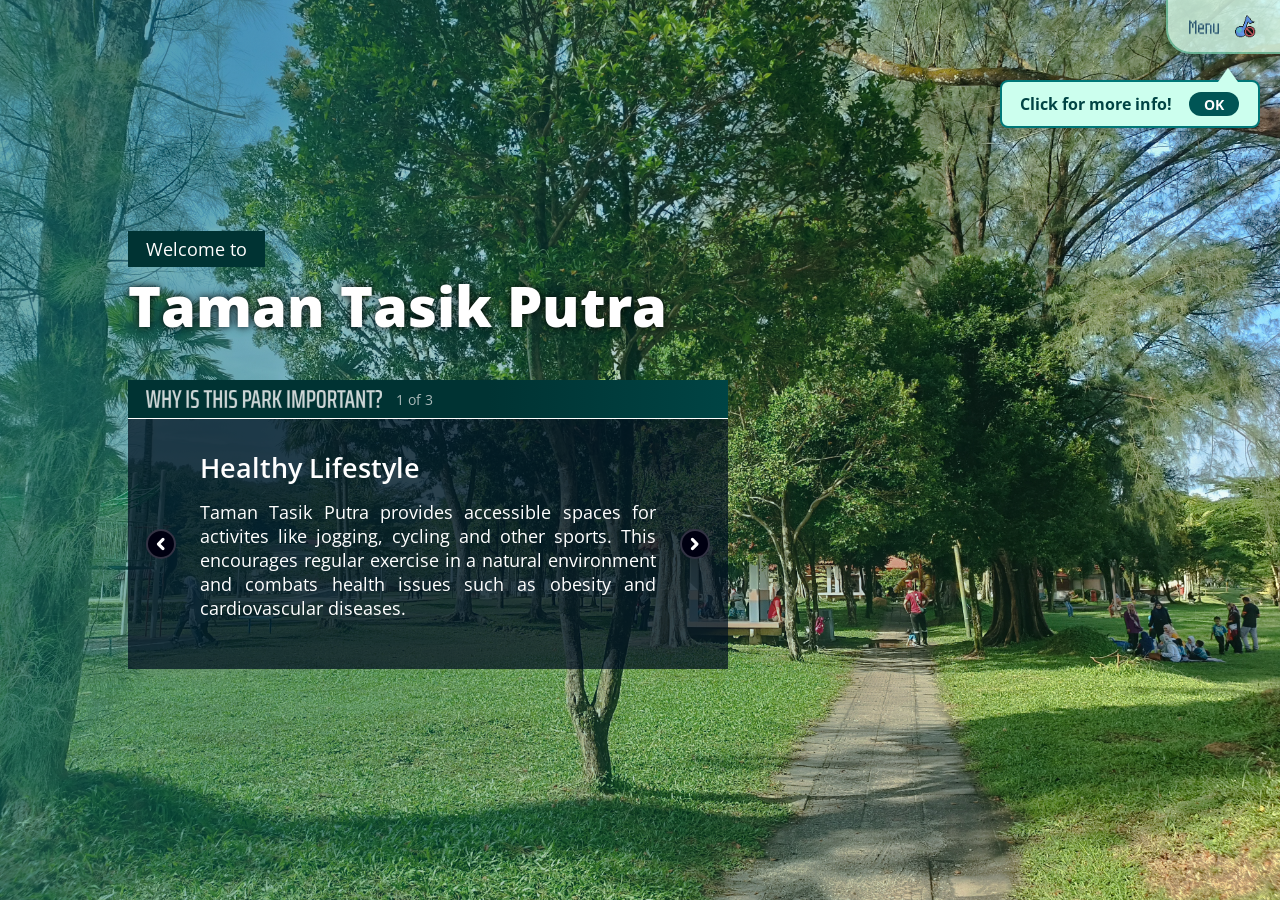
<file: index.html>
<!DOCTYPE HTML>
<html>

    <head>
        <meta charset="UTF-8">
        <meta name="viewport" content="width=device-width, initial-scale=1.0">
        <title>Taman Tasik Putra</title>
        <link rel="stylesheet" href="style.css"/>
        <link rel="stylesheet" href="https://fonts.googleapis.com/css2?family=Material+Symbols+Outlined"/>
    </head>

    <body>
        <nav id="navbar-fixed">
            <!-- Navbar template -->
        </nav>

        <div id="message" class="tooltip">
            <p>Click for more info!</p>
            <span class="ok-button">OK</span>
        </div>

        <header>

            <div class="main-title">
                <p>Welcome to</p>
                <h1>Taman Tasik Putra</h1>
            </div> 
            
            <div class="info-box">
    
                <div class="info-header">
                    <img src="resources/info_text.svg">
                    <span id="current-text">1 of 3</span>
                </div>
                
                <div class="info-carousel">
                    <button class="info-button" id="info-prev"><img src="resources/prev.svg"></button>
    
                    <div class="carousel-text-container">
                        <div class="carousel-texts">
    
                            <div class="carousel-text">
                                <h2>Healthy Lifestyle</h2>
                                <p>Taman Tasik Putra provides accessible spaces for activites like jogging, cycling and other sports. 
                                    This encourages regular exercise in a natural environment and combats health issues such as obesity and cardiovascular diseases.
                            </div>
                            <div class="carousel-text">
                                <h2>A Place for Relaxation</h2>
                                <p>Taman Tasik Putra consists of an environment that is filled with nature. From the lake to the greenery all around the park,
                                    people can spend their time to relax and enjoy the scenery. This helps us to wind down and reduce stress.
                                </p>
                            </div>
                            <div class="carousel-text">
                                <h2>Social Interaction</h2>
                                <p>Taman Tasik Putra serves as a gathering spot for families and friends, allowing them to strengthen their bond through recreational activites. 
                                    There are also some occasional fitness events for everyone in the community to socialise and know each other.
                                </p>
                            </div>
    
                        </div>
                        
                    </div>
    
                    <button class="info-button" id="info-next"><img src="resources/next.svg"></button>
                </div>
    
            </div>

        </header>
        
        <script src="script.js"></script>
    </body>

</html>
</file>
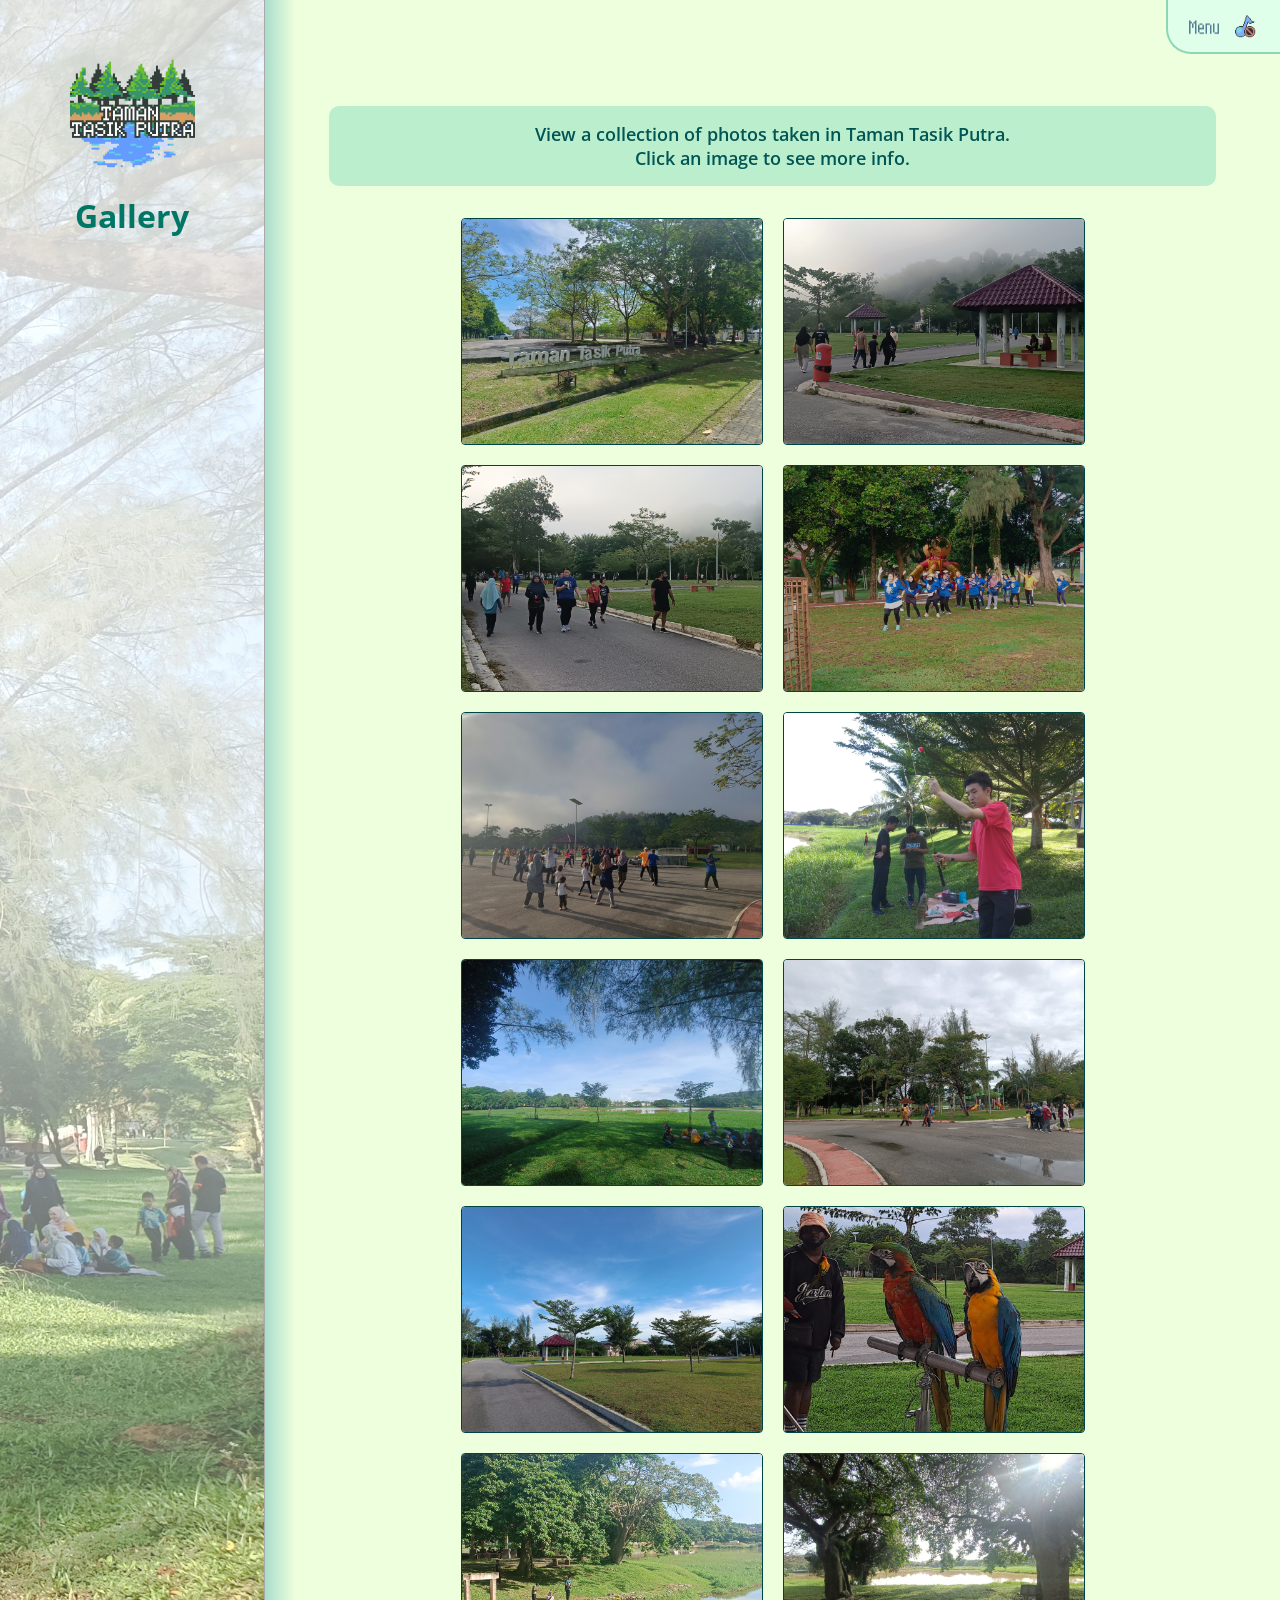
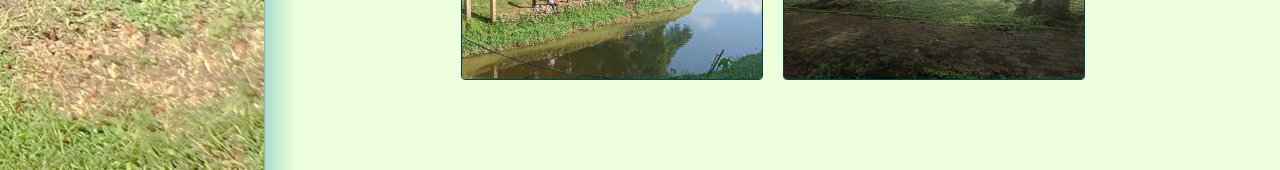
<file: gallery.html>
<!DOCTYPE HTML>
<html>

    <head>
        <meta charset="UTF-8">
        <meta name="viewport" content="width=device-width, initial-scale=1.0">
        <title>Taman Tasik Putra</title>
        <link rel="stylesheet" href="style.css"/>
        <link rel="stylesheet" href="https://fonts.googleapis.com/css2?family=Material+Symbols+Outlined"/>
    </head>

    <body>
        <nav id="navbar-fixed" class="scrolled">
            <!-- Navbar template will load here -->
        </nav>

        <div class="overlay" id="gal-overlay">
            <button class="info-button wide gal-prev"><img src="resources/prev.svg"></button>
            <div class="overlay-box">

                <div class="zoomed-image"><img id="image-zoomed" src="media/act01.jpg"></div>
                <div class="zoomed-textbox">
                    <button class="close-button" id="overlay-close"><img src="resources/close.svg"></button>

                    <h6 class="description-tag">TITLE</h6>
                    <h2 id="image-title"></h2>
                    <h6 class="description-tag">DESCRIPTION</h6>
                    <p id="image-desc"></p>
                </div>

            </div>
            <div class="button-container">
                <button class="info-button gal-prev"><img src="resources/prev.svg"></button>
                <button class="info-button gal-next"><img src="resources/next.svg"></button>
            </div>

            <button class="info-button wide gal-next"><img src="resources/next.svg"></button>
        </div>
            
        <div class="subpage-container">
            <div class="subpage-content">

                <div class="subpage-side-head">
                    <div class="side-title">
                        <a href="index.html"><img src="resources/clipart.gif" alt="Icon"></a>
                        <h1>Gallery</h1>
                    </div>
                </div>
                <div class="subpage-side-text">
                    <div class="text-container wider">
                        <p>View a collection of photos taken in Taman Tasik Putra. <br>Click an image to see more info.</p>
                    </div>
                    <div class="gallery-container">

                        <img class="gallery-image" src="media/sce01.jpg" alt="Outside View" 
                            data-description="A giant signboard that holds the park's name and fame.">
                        <img class="gallery-image" src="media/act01.jpg" alt="A walk in the park" 
                            data-description="Many people like to come here for a walk in the morning. It's better than staying at home.">
                        <img class="gallery-image" src="media/act02.jpg" alt="A walk in the park 2" 
                            data-description="This park gets very crowded on Saturday mornings.">
                        <img class="gallery-image" src="media/act05.jpg" alt="Senamrobik 1" 
                            data-description="Sometimes you can see a group of aunties/uncles doing aerobics in the morning. They will wear a uniform sometimes.">
                        <img class="gallery-image" src="media/act06.jpg" alt="Senamrobik 2" 
                            data-description="There are also aerobic activites where everyone can join in!">
                        <img class="gallery-image" src="media/act11.jpg" alt="Fishing" 
                            data-description="Everyday, you will see people fishing at the lakeside. It's a relaxing activity to ease the mind.">
                        <img class="gallery-image" src="media/act12.jpg" alt="Picnic by the Lakeside" 
                            data-description="Families come here for picnics too. Enjoying the greenery surrounding them and the view of the lake is truly an unforgettable experience.">
                        <img class="gallery-image" src="media/sce04.jpg" alt="A Wider View" 
                            data-description="The spacious atmosphere of the track, filled with leisure, surrounded by nature.">
                        <img class="gallery-image" src="media/sce08.jpg" alt="From the corner" 
                            data-description="You can see Hotel Seri Malaysia from a distance.">
                        <img class="gallery-image" src="media/act13.jpg" alt="Bird Flight" 
                            data-description="In the evenings, when the park is less crowded, there are people who bring birds for flight training.">
                        <img class="gallery-image" src="media/sce06.jpg" alt="Tasik" 
                            data-description="Some people are fishing from the other side.">
                        <img class="gallery-image" src="media/sce10.jpg" alt="Opposite the lake" 
                            data-description="The area is covered by thick layers of tree leaves, with the lake visible under the sunlight.">
                        
                    </div>
                </div>

            </div>
        </div>

        <footer id="footer">
            <!-- Footer template will load here -->
        </footer>
        
        <script src="script.js"></script>
    </body>

</html>
</file>
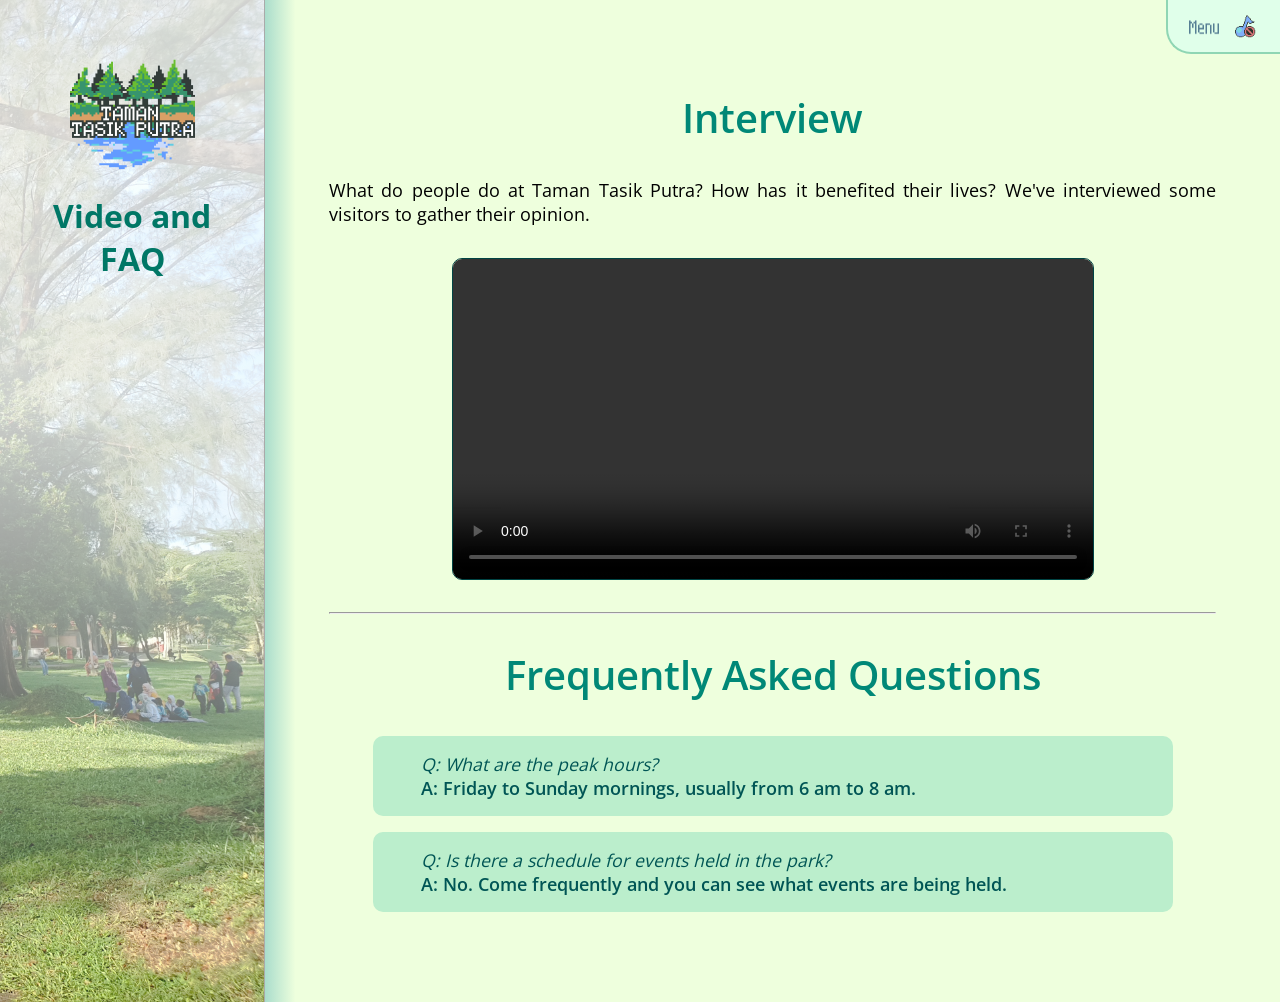
<file: interview.html>
<!DOCTYPE HTML>
<html>

    <head>
        <meta charset="UTF-8">
        <meta name="viewport" content="width=device-width, initial-scale=1.0">
        <title>Taman Tasik Putra</title>
        <link rel="stylesheet" href="style.css"/>
        <link rel="stylesheet" href="https://fonts.googleapis.com/css2?family=Material+Symbols+Outlined"/>
    </head>

    <body>
        <nav id="navbar-fixed" class="scrolled">
            <!-- Navbar template will load here -->
        </nav>

        <div class="subpage-container">
            <div class="subpage-content">

                <div class="subpage-side-head">
                    <div class="side-title">
                        <a href="index.html"><img src="resources/clipart.gif" alt="Icon"></a>
                        <h1>Video and FAQ</h1>
                    </div>
                </div>

                <div class="subpage-side-text">

                    <h2>Interview</h2>
                    <p>What do people do at Taman Tasik Putra? How has it benefited their lives? We've interviewed some visitors to gather their opinion.</p>
                    <video id="video" controls>
                        <source src="media/interview.mp4" type="video/mp4">
                        Your browser does not support the video tag.
                    </video>
                    <hr>
                    <h2>Frequently Asked Questions</h2>
                    <div class="text-container">
                        <p><em>Q: What are the peak hours?</em></p>
                        <p>A: Friday to Sunday mornings, usually from 6 am to 8 am.</p>
                    </div>
                    <div class="text-container">
                        <p><em>Q: Is there a schedule for events held in the park?</em></p>
                        <p>A: No. Come frequently and you can see what events are being held.</p>
                    </div>

                </div>
            </div>
        </div>
        
        <script src="script.js"></script>
    </body>

</html>
</file>
<file: style.css>
@font-face {
    font-family: 'Open Sans';
    src: url('resources/OpenSans.ttf') format('truetype'); /* Chrome 4+, Firefox 3.5, Opera 10+, Safari 3—5 */
}

html {
    scroll-behavior: smooth;
    transition-timing-function:cubic-bezier(0.165, 0.84, 0.44, 1);
}

body {
    background: linear-gradient(to right, #0668, #0330), url("media/background2.jpg") no-repeat fixed right/cover;
    margin: 0;
    font-family: 'Open Sans', 'Arial', sans-serif;
}

h2 {
    font-size: 2.5em;
    font-weight: 200;
}

h6 {
    font-size: 0.8em;
    font-weight: 700;
    text-transform: uppercase;
    margin-bottom: 0.8em;
    margin-block-start: 0;
}

p {
    font-size: 1.1em;
    margin-top: 0;
    margin-bottom: 1.1em;
    text-align: justify;
    user-select: auto;
}

a {
    text-decoration: none;
}

button {
    cursor: pointer;
}

.no-scroll {
    overflow: hidden;
}



/* Navigation bar */
.disappear {
    opacity: 0;
    transform: translateX(350px);
}

.tooltip {
    display: flex;
    flex-direction: row;
    align-items: center;
    gap: 0.8em;
    cursor: pointer;
    box-sizing: border-box;
    padding: 0.4em 0.8em;
    width: 260px;
    position: fixed;
    right: 20px;
    top: 80px;
    background-color: #cfe;
    border-radius: 8px;
    font-size: 1em;
    border: 2px solid #077;
    box-shadow: 1px 1px 5px 2px #1113;
    opacity: 1;
    transition: 300ms ease;
}

.tooltip::after {
    content: '';
    width: 0;
    height: 0;
    border-top: 10px solid transparent;
    border-right: 10px solid transparent;
    border-bottom: 14px solid #cfe;
    border-left: 10px solid transparent;
    position: absolute;
    right: 20px;
    bottom: 100%;
}

.tooltip p {
    font-size: 1em;
    font-weight: 700;
    color: #044;
    margin: 0.3em;
}

.ok-button {
    display: flex;
    justify-content: center;
    align-items: center;
    font-size: 0.9em;
    width: 50px;
    height: 24px;
    background-color: #055;
    color: white;
    border-radius: 20px;
    font-weight: 700;
}

nav {
    z-index: 10;
    display: flex;
    flex-direction: row;
    position: fixed;
    top: 0;
    right: 0;
    padding: 1em;
    user-select: none;
    background-color :#dfe; 
    border-left: 2px solid #7ca;
    border-bottom: 2px solid #7ca;
    border-bottom-left-radius: 25px;
    opacity: 0.8;
    transition: 150ms;
}

nav:hover {
    opacity: 1;
    box-shadow: 0 4px 8px 2px #0006;
}

.links {
    display: flex;
    width: 0;
    flex-direction: row;
    align-items: center;
    gap: 16px;
    padding-right: 0;
    margin-right: 0;
    overflow: hidden;
    transition: 300ms;
}

nav:hover .links {
    width: 510px;
    padding-right: 0.5em;
    margin-right: 1em;
    border-right: 2px solid #7ca;
}

.nav-link {
    display: flex;
    align-items: center;
    position: relative;
    margin: auto 0 auto 0;
}

.nav-link:not(.current):after {
    content: "";
    position: absolute;
    display: block;
    width: 90px; /* must be the same as anchor element */
    height: 2em;
    left: 0;
    top: 50%;
    transform: translateY(-50%) scaleX(0);
    z-index: -1;
    background-color: #bed;
    border-radius: 9px;
    transition: 300ms;
    transform-origin: left;
}

.nav-link:hover::after {
    transform: translateY(-50%) scaleX(1);
}

.nav-link a {
    width: 90px;
    padding: 0;
    text-decoration: none;
    color: #066;
    text-align: center;
    font-size: 0.9em;
    transition: 100ms;
}

.nav-link:not(.current):hover a {
    color: #044;
    font-weight: bold;
    letter-spacing: 1px;
}

.current a {
    font-weight: 700;
    pointer-events: none;
}

.controls {
    display: flex;
    align-items: center;
}

.controls button {
    padding: 0;
    margin: 0 10px 0 0;
}

.controls button {
    display: inline-flex;
    align-items: center;
    background: none;
    border: none;
    color: #066;
}

.controls button img {
    height: 20px;
    scale: 1.2;
}

#menu {
    width: 40px;
    cursor: default;
}

#music {
    width: 20px;
    cursor: pointer;
}

#music:hover {
    transform: scale(1.2);
}


/* Homepage: header */
header {
    display: flex;
    flex-direction: column;
    min-height: 100vh;
    justify-content: center;
}

.main-title {
    padding: 0 10%;
    color: #fff;
}

.main-title h1 {
    font-weight: 800;
    font-size: 3.5em;
    text-shadow: 0px 0px 8px #000;
    margin-top: 0;
}

.main-title p {
    width: fit-content;
    padding: 6px 18px;
    margin-bottom: 0;
    background-color: #033;
}

.info-box {
    display: flex;
    flex-direction: column;
    margin-left: 10%;
    width: 600px;
}

.info-header {
    display: flex;
    align-items: center;
    background: linear-gradient(to right, #033 60%, #044);
    border-bottom: 1px solid #fff;
}

.info-header span {
    color: #fffa;
    font-size: 0.9em;
    margin-left: 1em;
}

.info-header img {
    height: 18px;
    margin: 10px 0 10px 18px;
    opacity: 0.8;
    
}

.info-carousel {
    padding: 0 18px;
    background-color: #012b;
    min-height: 250px;
    height: auto;
    display: flex;
    flex-direction: row;
    align-items: center;
}

.info-button {
    padding: 0;
    margin: 0;
    height: 30px;
    min-width: 30px;
    border-radius: 20px;
    border: 2px solid #334;
    background-color: #001;
    display: flex;
    align-items: center;
    justify-content: center;
    transition: 300ms;
}

.info-button img {
    filter: invert(100%);
    user-select: none;
}

.info-button:hover {
    box-shadow: 0 0 4px 4px #0ef6;
}

.carousel-text-container {
    flex-grow: 1;
    display: stretch;
    flex-direction: row;
    overflow-x: hidden;
    margin: 1em 1.5em;
}

.carousel-texts {
    display: flex;
    transition: transform 250ms ease;
}

.carousel-text {
    box-sizing: border-box;
    min-width: 100%;
    height: 100%;
    color: #fff;
}

.carousel-text h2 {
    margin: 0 0 0.5em 0;
    font-size: 1.7em;
    font-weight: 600;
}

video {
    border-radius: 10px;
    border: 1px solid #044;
    width: 100%;
    max-width: 640px;
    height: auto;
    display: block;
    margin: 2em auto;
}



/* Footer
footer {
    background-color: #033;
    padding: 1.5em;
    color: #fff9;
    font-size: 0.8em;
    font-weight: 600;
    text-align: center;
}

footer p {
    margin: 1em 0 1em 0
}
*/


/* Image overlay */
.overlay-tip {
    color: #fff;
    font-weight: 600;
    position: fixed;
    top: 5%;
    left: 50%;
    transform: translateX(-50%);
    white-space: nowrap;
    text-overflow: clip;
}

.location-tag {
    color: #065;
}

.description-tag {
    color: #888;
}

.thumbnail {
    cursor: zoom-in;
}

.overlay {
    display: none;
    position: fixed;
    top: 0;
    left: 0;
    width: 100%;
    height: 100%;
    background: #555b; /* Dark background */
    backdrop-filter: blur(4px);
    -webkit-backdrop-filter: blur(4px);
    flex-direction: row;
    justify-content: center;
    align-items: center;
    gap: 15px;
    z-index: 1000;
}

#overlay-image {
    cursor: zoom-out;
    width: 85%;
    max-width: 1080px;
    max-height: 80%;
    object-fit: scale-down;
}

.overlay-box {
    width: 75%;
    height: 90%;
    border-radius: 8px;
    border: 1px solid #7779;
    display: flex;
    flex-direction: row;
    overflow: hidden;
}

.zoomed-image {
    flex: 7;
    background-color: #0009;
    display: flex;
}

.zoomed-image img {
    width: 100%;
    object-fit: scale-down;
    align-items: center;
}

.zoomed-textbox {
    flex: 3;
    min-width: 200px;
    background-color: #fff;
    position: relative;
    padding: 1.5em;
    display: flex;
    flex-direction: column;
    justify-content: center;
}

.zoomed-textbox h2 {
    margin-top: 0;
    margin-bottom: 1.5em;
    font-size: 1.8em;
}

.close-button {
    position: absolute;
    top: 12px;
    right: 8px;
    background-color: white;
    border: none;
    width: 45px;
    height: 20px;
    padding: 0;
    margin: 0;
    border-radius: 20px;
    display: flex;
    align-items: center;
    justify-content: center;
    transition: 250ms ease;
}

.close-button img {
    filter: none;
    user-select: none;
    width: 16px;
}

.close-button:hover {
    box-shadow: none;
    background-color: #fbb;
}

.gallery-container {
    display: flex;
    flex-wrap: wrap;
    flex-direction: row;
    justify-content: center;
    align-items: center;
    gap: 20px;
}

.gallery-image {
    width: 300px;
    border-radius: 4px;
    border: 1px solid #044;
    cursor: zoom-in;
    transition: transform 300ms ease;
}

.gallery-image:hover {
    transform: scale(0.95);
}

.button-container {
    display: none;
    flex-direction: row;
    gap: 20px;
}



/* Subpage */
.subpage-container {
    background-color: #fffd;
}

.subpage-content {
    width: 100%;
    height: auto;
    min-height: 100vh;
    margin: 0 auto;
    display: flex;
}

.subpage-side-head {
    user-select: none;
    width: 200px;
    display: flex;
    flex-direction: column;
    align-items: center;
    background-image: linear-gradient(#fffc 40%, #fff1), url("media/background2.jpg");
    background-size: cover;
    background-position: center right;
    border-right: 1px solid #aaa;
    padding: 3em 2em;
}

.side-title {
    display: flex;
    flex-direction: column;
    align-items: center;
    margin-bottom: 1em;
}

.side-title img {
    height: 125px;
    width: 125px;
    margin-bottom: 1em;
    cursor: pointer;
}

.side-title h1 {
    margin: 0;
    font-size: 2em;
    color: #076;
    text-align: center;
}

.subpage-side-text {
    flex: 1;
    padding: 10vh 5%;
    background: linear-gradient( to right, #adc, #efd 3%);
    background-size: 100% 20px;
    overflow: hidden;
}

.subpage-side-text h2 {
    text-align: center;
    font-weight: 600;
    color: #087;
}

.subpage-side-text h2:first-child {
    margin-top: 0;
}

.text-container {
    max-width: 800px;
    background-color: #bec;
    padding: 1em 3em;
    margin: 1em auto 0;
    box-sizing: border-box;
    border-radius: 10px;
}

.text-container p {
    margin: 0;
    font-weight: 600;
    color: #055;
    text-align: justify;
}

.text-container em {
    font-weight: 400;
}

.wider {
    max-width: 960px;
    margin-bottom: 2em;
}

.wider p {
    text-align: center;
}



/* About page css */
.about-info {
    display: flex;
    align-items: flex-start;
    flex-direction: row;
    justify-content: space-between;
    gap: 4em;
}

.about-text {
    width: 100%;
    min-width: 300px;
}

.about-images {
    display: flex;
    flex-direction: column;
    gap: 1em;
}

.about-images img {
    min-width: 200px;
    max-width: 300px;
    border-radius: 10px;
    border: 2px solid #adc;
    transition: transform 300ms ease;
}

.about-images img:hover {
    transform: scale(0.95);
}

.location-box {
    margin-top: 2em;
    width: 300px;
    box-sizing: border-box;
    user-select: none;
    border: 2px solid #adc;
    border-radius: 10px;
    padding: 1em;
    display: flex;
    flex-direction: row;
    gap: 1em;
    transition: 300ms ease;
    position: relative;
    overflow: hidden;
}

.open-map {
    text-align: right;
    color: #077;
}

.location-box:hover {
    background-color: #dff;
    box-shadow: -16px 0 16px 2px #adc7;
    transform: translateX(16px);
    cursor: pointer;
}

.map {
    user-select: none;
    cursor: pointer;
    position:absolute;
    width: 100%;
    height: 100%;
    opacity: 0.1;
    top: 0;
    left:0;
}



/* Facilities page css */
.section-facilities {
    flex-direction: column;
    display: none;
    transform: translateX(10%);
    opacity: 0;
    transition: transform 400ms ease, opacity 400ms ease;
}

.active {
    display: flex;
    transform: translateX(0);
    opacity: 1;
}

.sidenav {
    width: 100%;
    display: flex;
    flex-wrap: wrap;
    gap: 0.5em; 
    justify-content: space-between;
}

.sidenav-button {
    flex: 1 1 45%;
    margin: 0 auto;
    padding: 0.5em 0;
    font-family: inherit;
    text-align: center;
    font-size: 1em;
}

.sidenav-button img {
    display: block;
    width: 80%;
    margin: 0 auto;
    max-width: 60px;
}

.button-active {
    background: #087;
    border: none;
    border-radius: 4px;
    font-weight: 700;
    color: #fff;
}

.prev, .next {
    display: flex;
    justify-content: center;
    align-items: center;
    padding: 0;
    min-width: 36px;
    border-radius: 0;
    background: #fff;
    border: none;
    transition: 300ms;
    z-index: 10;
}

.prev:hover {
    background: #cff;
    box-shadow: -8px 0 20px 20px #0006;
}

.next:hover {
    background: #cff;
    box-shadow: 8px 0 20px 20px #0006;
}

.carousel {
    user-select: none;
    width: 80%;
    max-width: 500px;
    margin: 0 auto;
    min-height: 100px;
    margin-bottom: 1em;
    display: flex;
    flex-direction: row;
    border-radius: 8px;
    border: 1px solid gray;
    overflow: hidden;
}  

.carousel-image-container {
    flex-grow: 1;
    overflow: hidden;
    background-color: #aed;
}

.carousel-images {
    display: flex;
    transition: transform 300ms ease;
    width: 100%;
}

.carousel-images img {
    width: 100%;
    object-fit: scale-down;
    flex-shrink: 0;
    flex-basis: 100%;
}

.center {
    text-align: center;
}



/* Media queries */
@media only screen and (max-width: 859px) {
    nav {
        flex-direction: column-reverse;
        align-items: center;
    }

    .links {
        flex-direction: column;
        width: auto;
        height: 0;
    }

    nav:hover .links {
        width: auto;
        height: 230px;
        padding-top: 0.5em;
        margin-top: 1em;
        padding-right: 0;
        margin-right: 0;
        border-right: none;
        border-top: 2px solid #7ca;
    }

    h2 {
        font-size: 2em;
    }

    .subpage-content {
        width: 100%;
        flex-direction: column;
        background-color: #efd;
        border: none;
    }

    .subpage-side-head {
        flex: 0;
        flex-direction: column;
        justify-content: flex-start;
        width: auto;
        border-right: 0;
        background-image: linear-gradient(to right, #fffe 30%, #fff9), url("media/background2.jpg");
        border-bottom: 1px solid #aaa;
        padding: 2em 5%;
    }

    .side-title {
        width: 100%;
        flex-direction: row;
        align-items: center;
        margin: 0;
    }

    .side-title img {
        display: none;
    }

    .subpage-side-text {
        flex: 1;
        padding: 2em 5%;
        background: linear-gradient(#adc, #efd 3%);
        background-size: 100% 400px;
        background-repeat: no-repeat;
        overflow-x: hidden;
    }

    .sidenav {
        flex-wrap: nowrap;
        flex-direction: row;
    }

    .sidenav-button {
        flex-grow: 1;
        overflow-x: hidden;
        font-size: 0.8em;
    }

    .wide {
        display: none;
    }

    .overlay-box {
        height: 70%;
        overflow-y: scroll;
    }

    .overlay-box, .overlay {
        flex-direction: column;
    }

    .button-container {
        display: flex;
    }
}

@media only screen and (max-width: 749px) {
    .info-box {
        margin: 0 auto;
    }
}

@media only screen and (max-width: 599px) {
    .info-box {
        width: 100%;
        margin-left: 0;
    }
}

@media only screen and (max-width: 1019px) {
    .about-info {
        flex-direction: column-reverse;
        align-items: center;
        gap: 2em;
    }

    .about-images {
        flex-direction: row;
        flex-wrap: wrap; 
    }

    .about-images img {
        flex: 1 1 45%; 
    }

}
</file>
